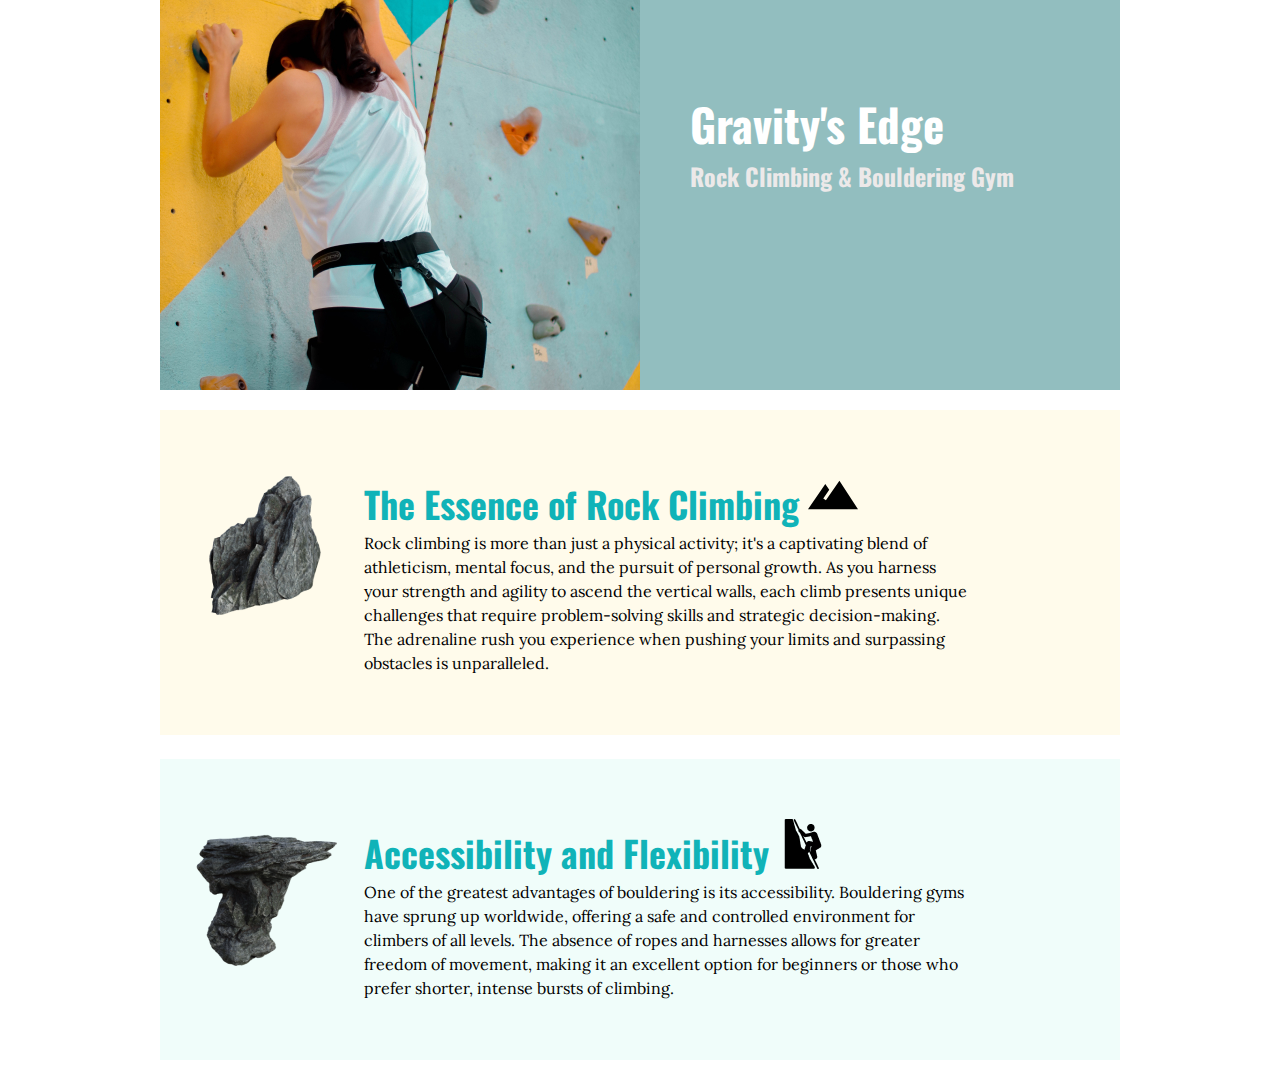
<file: gravitys-edge/index.html>
<!DOCTYPE html>
<html lang="en">
<head>
    <meta charset="UTF-8">
    <meta name="viewport" content="width=device-width, initial-scale=1.0">
    <title>Gravity's Edge</title>
    <link rel="preconnect" href="https://fonts.googleapis.com">
    <link rel="preconnect" href="https://fonts.gstatic.com" crossorigin>
    <link href="https://fonts.googleapis.com/css2?family=Lora:ital,wght@0,400..700;1,400..700&family=Oswald:wght@200..700&display=swap" rel="stylesheet">
    <link href="https://fonts.googleapis.com/css2?family=Oswald:wght@200..700&display=swap" rel="stylesheet">
    <link rel="stylesheet" href="css/reset.css">
    <link rel="stylesheet" href="css/styles.css">
</head>
<body>
    <div class="container">
        <header class="flex-container">
            <img src="img/climbing-woman-photo.jpg" alt="Climbing Woman Image">
            <div>
                <h1>Gravity's Edge</h1>
                <p>Rock Climbing & Bouldering Gym</p>
            </div>
        </header>
        <main>
            <section class="essence flex-container">
                <div><img src="img/essence-rock.png" alt="Essence Rock Image"></div>
                <div>
                    <h2>The Essence of Rock Climbing <img src="img/mountain-icon.svg" alt="Moutain Icon"></h2>
                    <p>Rock climbing is more than just a physical activity; it's a captivating blend of athleticism, mental focus, and the pursuit of personal growth. As you harness your strength and agility to ascend the vertical walls, each climb presents unique challenges that require problem-solving skills and strategic decision-making. The adrenaline rush you experience when pushing your limits and surpassing obstacles is unparalleled.</p>
                </div>           
            </section>
            <section class="boulder flex-container">
                <div><img src="img/boulder-rock.png" alt="Boulder Rock Image"></div>
                <div>
                    <h2>Accessibility and Flexibility <img src="img/climbing-icon.png" alt="Climbing Icon"></h2>
                    <p>One of the greatest advantages of bouldering is its accessibility. Bouldering gyms have sprung up worldwide, offering a safe and controlled environment for climbers of all levels. The absence of ropes and harnesses allows for greater freedom of movement, making it an excellent option for beginners or those who prefer shorter, intense bursts of climbing.</p>
                </div>
            </section>
        </main>
    </div>
</body>
</html>
</file>
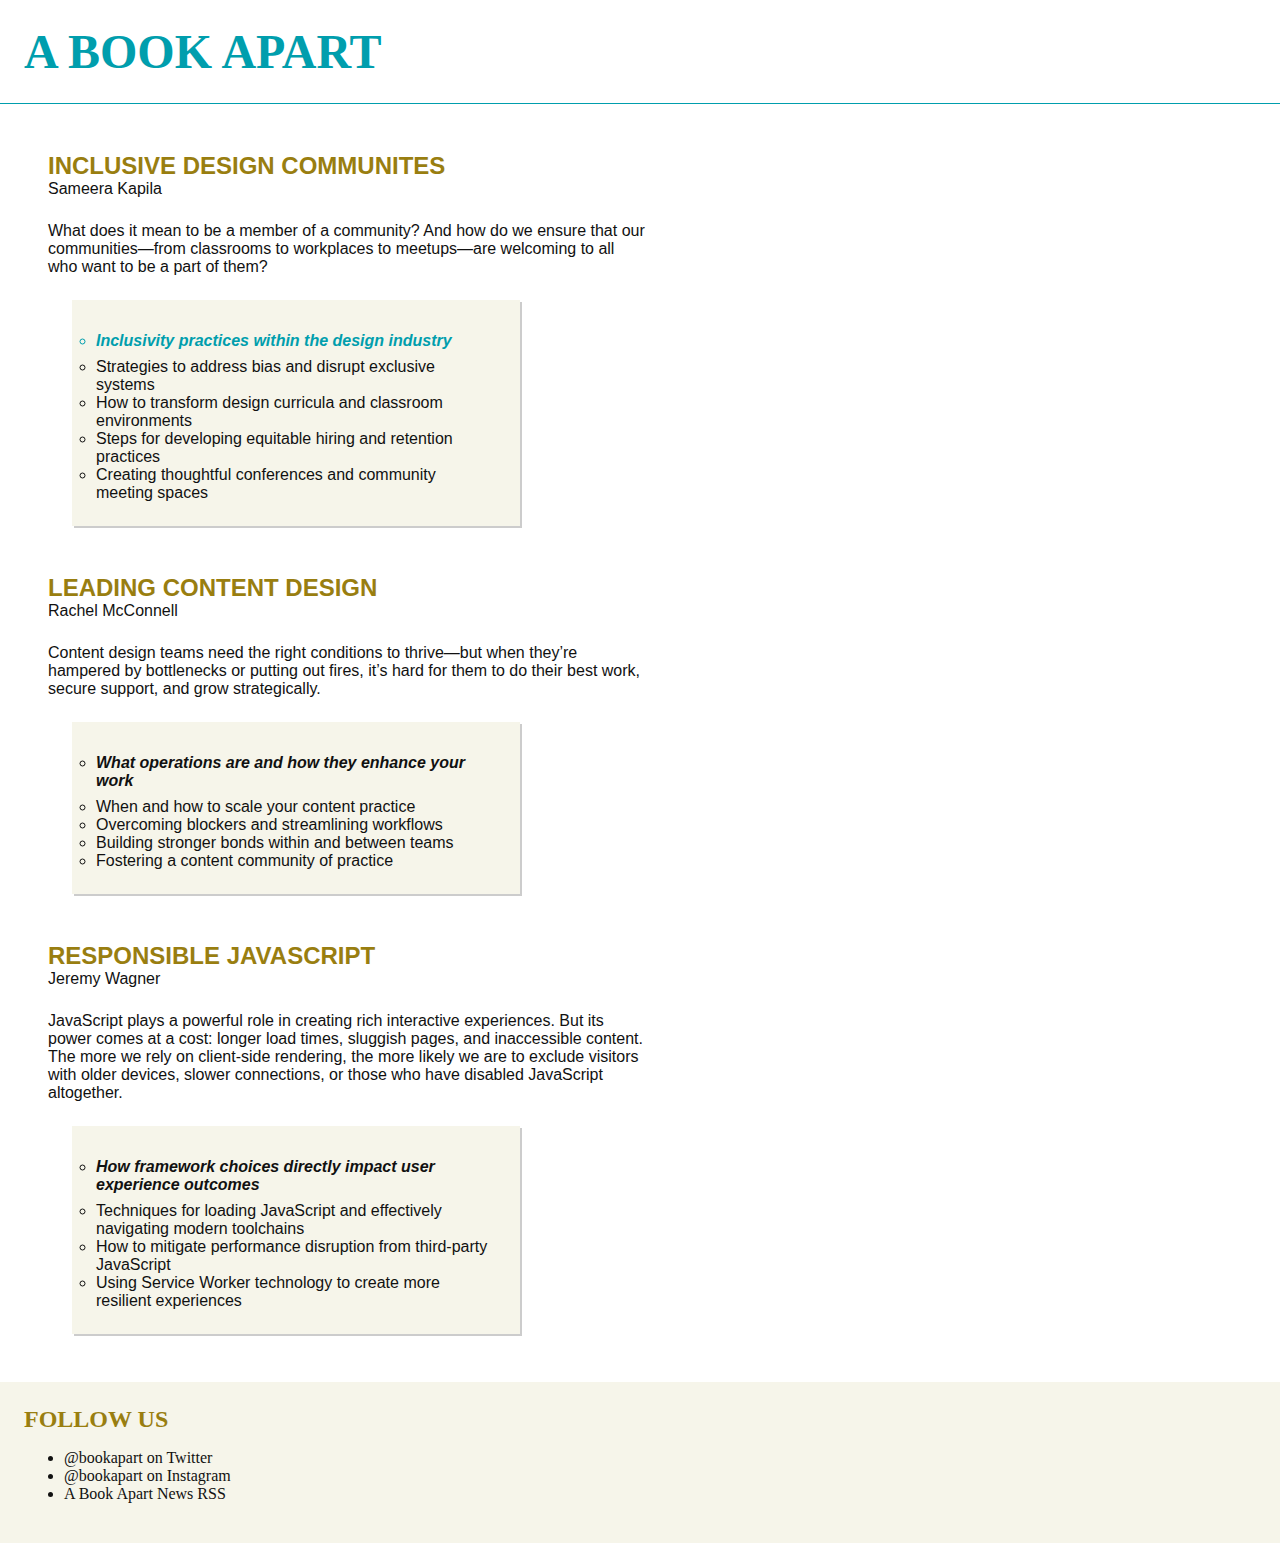
<file: lab-css-selectors/index.html>
<!DOCTYPE html>
<html lang="en">
<head>
    <meta charset="UTF-8">
    <meta http-equiv="X-UA-Compatible" content="IE=edge">
    <meta name="viewport" content="width=device-width, initial-scale=1.0">
    <title>A Book Apart</title>
    <link rel="stylesheet" href="css/styles.css">
</head>
<body>

    <header>
        <h1>A Book Apart</h1>
    </header>
    
    <main>
        <section>
            <h2>Inclusive Design Communites</h2>
            <p>Sameera Kapila</p> 
            <p>What does it mean to be a member of a community? And how do we ensure that our communities—from classrooms to workplaces to meetups—are welcoming to all who want to be a part of them?</p>
    
            <ul class="book-items">
                <li class="benefit featured">Inclusivity practices within the design industry</li>
                <li>Strategies to address bias and disrupt exclusive systems</li>
                <li>How to transform design curricula and classroom environments</li>
                <li>Steps for developing equitable hiring and retention practices</li>
                <li>Creating thoughtful conferences and community meeting spaces</li>
            </ul>
        </section>
    
        <section>
            <h2>Leading Content Design</h2>
            <p>Rachel McConnell</p>
            <p>Content design teams need the right conditions to thrive—but when they’re hampered by bottlenecks or putting out fires, it’s hard for them to do their best work, secure support, and grow strategically.</p>
    
            <ul class="book-items">
                <li class="benefit">What operations are and how they enhance your work</li>
                <li>When and how to scale your content practice</li>
                <li>Overcoming blockers and streamlining workflows</li>
                <li>Building stronger bonds within and between teams</li>
                <li>Fostering a content community of practice</li>
            </ul>
        </section>
    
        <section>
            <h2>Responsible JavaScript</h2>
            <p>Jeremy Wagner</p>
            <p>JavaScript plays a powerful role in creating rich interactive experiences. But its power comes at a cost: longer load times, sluggish pages, and inaccessible content. The more we rely on client-side rendering, the more likely we are to exclude visitors with older devices, slower connections, or those who have disabled JavaScript altogether.</p>
    
            <ul class="book-items">
                <li class="benefit">How framework choices directly impact user experience outcomes</li>
                <li>Techniques for loading JavaScript and effectively navigating modern toolchains</li>
                <li>How to mitigate performance disruption from third-party JavaScript </li>
                <li>Using Service Worker technology to create more resilient experiences</li>
            </ul>
        </section>
    </main>


    <footer>
        <h2>Follow Us</h2>
        <ul>
            <li>@bookapart on Twitter</li>
            <li>@bookapart on Instagram</li>
            <li>A Book Apart News RSS</li>
        </ul>
    </footer>
    
</body>
</html>
</file>
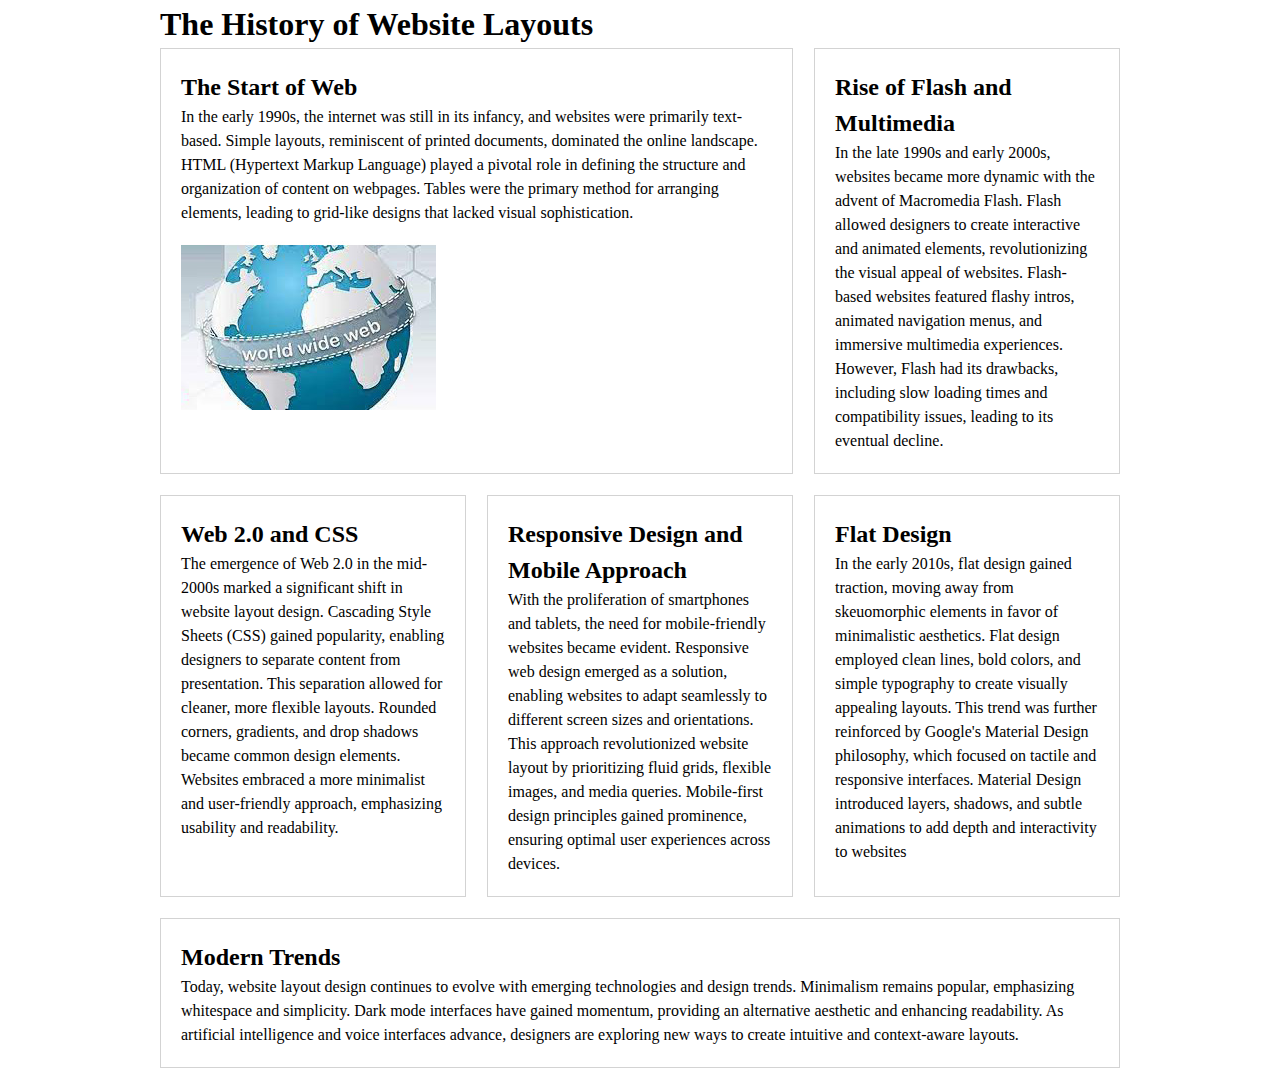
<file: lab-flexbox/index.html>
<!DOCTYPE html>
<html lang="en">
<head>
    <meta charset="UTF-8">
    <meta name="viewport" content="width=device-width, initial-scale=1.0">
    <title>The History of Website Layouts</title>
    <link rel="stylesheet" href="css/reset.css">
    <link rel="stylesheet" href="css/styles.css">
</head>
<body>
    <div class="container">
        <header>
            <h1>The History of Website Layouts</h1>
        </header>
        <main>
            <div class="flex-container">
                <section id="columm-first">
                    <h2>The Start of Web</h2>
                    <p>In the early 1990s, the internet was still in its infancy, and websites were primarily text-based. Simple layouts, reminiscent of printed documents, dominated the online landscape. HTML (Hypertext Markup Language) played a pivotal role in defining the structure and organization of content on webpages. Tables were the primary method for arranging elements, leading to grid-like designs that lacked visual sophistication.</p>
                    <img src="img/www.jpeg" alt="World Wide Web">
                </section>
                <section>
                    <h2>Rise of Flash and Multimedia</h2>
                    <p>In the late 1990s and early 2000s, websites became more dynamic with the advent of Macromedia Flash. Flash allowed designers to create interactive and animated elements, revolutionizing the visual appeal of websites. Flash-based websites featured flashy intros, animated navigation menus, and immersive multimedia experiences. However, Flash had its drawbacks, including slow loading times and compatibility issues, leading to its eventual decline.</p>
                </section>
                <section>
                    <h2>Web 2.0 and CSS</h2>
                    <p>The emergence of Web 2.0 in the mid-2000s marked a significant shift in website layout design. Cascading Style Sheets (CSS) gained popularity, enabling designers to separate content from presentation. This separation allowed for cleaner, more flexible layouts. Rounded corners, gradients, and drop shadows became common design elements. Websites embraced a more minimalist and user-friendly approach, emphasizing usability and readability.</p>
                </section>
                <section>
                    <h2>Responsive Design and Mobile Approach</h2>
                    <p>With the proliferation of smartphones and tablets, the need for mobile-friendly websites became evident. Responsive web design emerged as a solution, enabling websites to adapt seamlessly to different screen sizes and orientations. This approach revolutionized website layout by prioritizing fluid grids, flexible images, and media queries. Mobile-first design principles gained prominence, ensuring optimal user experiences across devices.</p>
                </section>
                <section>
                    <h2>Flat Design</h2>
                    <p>In the early 2010s, flat design gained traction, moving away from skeuomorphic elements in favor of minimalistic aesthetics. Flat design employed clean lines, bold colors, and simple typography to create visually appealing layouts. This trend was further reinforced by Google's Material Design philosophy, which focused on tactile and responsive interfaces. Material Design introduced layers, shadows, and subtle animations to add depth and interactivity to websites</p>
                </section>
                <section id="columm-last">
                    <h2>Modern Trends</h2>
                    <p>Today, website layout design continues to evolve with emerging technologies and design trends. Minimalism remains popular, emphasizing whitespace and simplicity. Dark mode interfaces have gained momentum, providing an alternative aesthetic and enhancing readability. As artificial intelligence and voice interfaces advance, designers are exploring new ways to create intuitive and context-aware layouts.</p>
                </section>
            </div>
        </main>
    </div>
</body>
</html>
</file>
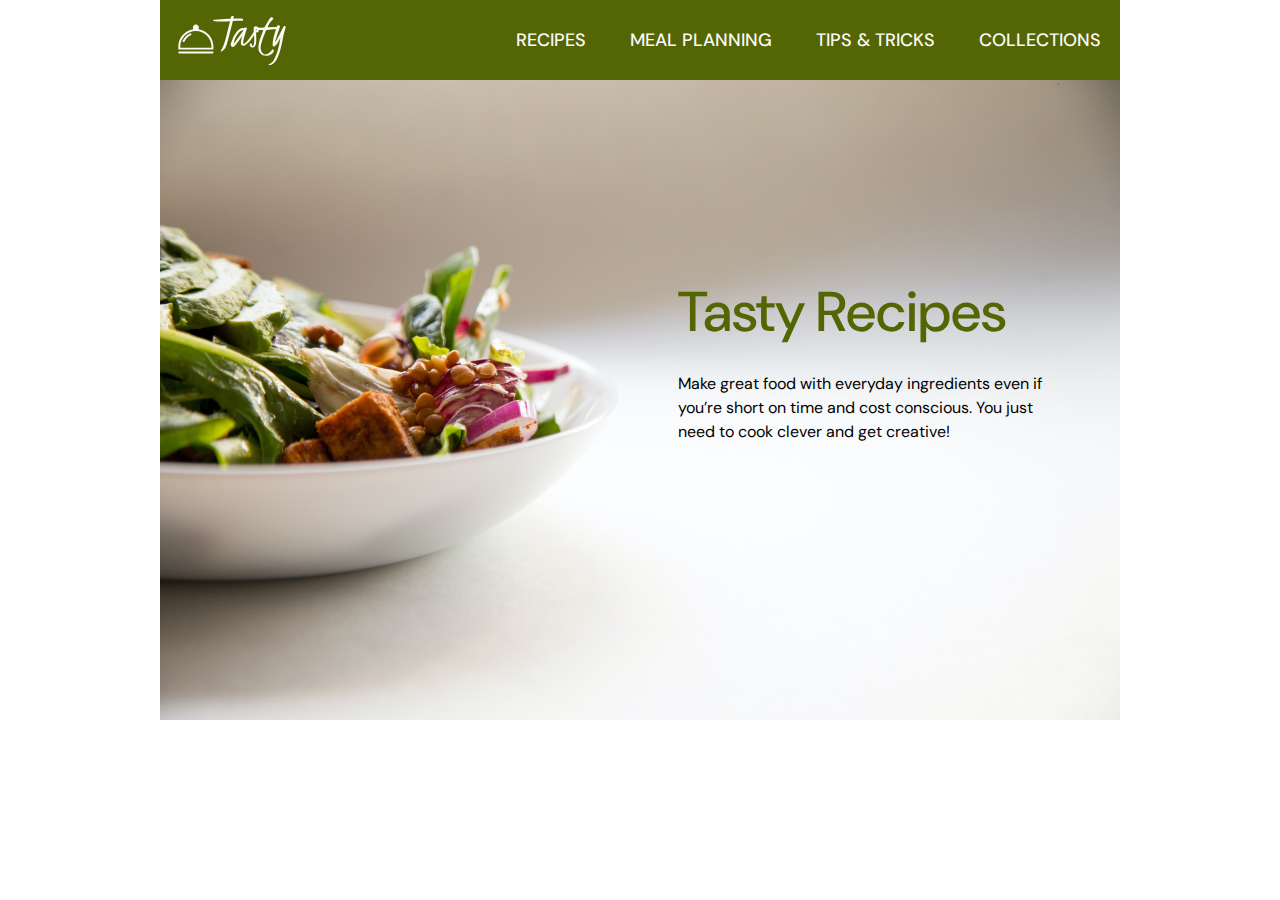
<file: lab-tasty/index.html>
<!DOCTYPE html>
<html lang="en">
<head>
    <meta charset="UTF-8">
    <meta name="viewport" content="width=device-width, initial-scale=1.0">
    <title>Tasty Recipes Homepage</title>
    <link rel="preconnect" href="https://fonts.googleapis.com">
    <link rel="preconnect" href="https://fonts.gstatic.com" crossorigin>
    <link href="https://fonts.googleapis.com/css2?family=DM+Sans:ital,opsz,wght@0,9..40,100..1000;1,9..40,100..1000&display=swap" rel="stylesheet">
    <link rel="stylesheet" href="css/reset.css">
    <link rel="stylesheet" href="css/styles.css">
</head>
<body>
    <div class="container">
        <header class="flex-container">
            <h1>
                <img src="img/logo.svg" alt="Logo Image">
            </h1>
            <nav>
                <ul class="flex-container">
                    <li><a href="#">Recipes</a></li>
                    <li><a href="#">Meal Planning</a></li>
                    <li><a href="#">Tips & Tricks</a></li>
                    <li><a href="#">Collections</a></li>
                </ul>
            </nav>
        </header>
        <main>
            <section>
                <h2>Tasty Recipes</h2>
                <p>Make great food with everyday ingredients even if you’re short on time and cost conscious. You just need to cook clever and get creative!</p>
            </section>
        </main>
    </div>
</body>
</html>
</file>
<file: gravitys-edge/css/styles.css>
body {
    font-size: 100%;
    font-family: 'Lora', sans-serif;
}

header p {
    color: #ECE9E9;
    font-size: 24px;
    font-weight: bold;
    font-family: 'Oswald', sans-serif;
}

header {
    background-color: #92BEBF;
    margin-bottom: 20px;
}

header div {
    padding: 90px 51px 194px 50px;
}

h1, h2 {
    font-family: "Oswald", sans-serif;
    font-weight: bold;
}

h1 {
    color: #FFF;
    font-size: 45px;
}

h2 {
    color: #10B3B8;
    font-size: 36px;
}

p {
    font-family: "Lora", serif;
}

.container {
    width: 960px;
    margin: 0 auto;
}

.flex-container {
    display: flex;
}

.essence {
    background-color: #FFFBEB;
    padding: 60px 152px 60px 30px;
    gap: 24px;
    margin-bottom: 24px;
}

.boulder {
    background-color: #F0FDFA;
    padding: 60px 152px 60px 30px;
    gap: 24px;
    margin-bottom: 24px;
}
</file>
<file: lab-css-selectors/css/styles.css>
/* COMP1017 - Web Design Fundamentals   */
/* (Lab 3) CSS Selectors                */
/* Student Name: Youfang Yao            */
/* Student ID: 200582794                */

/* This selector is for checking only */
body {
    background-color: #111;
}

body, h1, h2, p {
    /* m0px */
    margin: 0px;
    /* p0px */
    padding: 0px;
}

body {
    font-family: Georgia;
    /* c#111111 */
    color: #111111;
    /* bgc#ffffff */
    background-color: #ffffff;
}

header {
    /* p24px */
    padding: 24px;
    /* c#444444 */
    color: #444444;
    /* bdb1-s-#009ead */
    border-bottom: 1px solid #009ead;
}

h1 {
    /* fsz48 */
    font-size: 48px;
    /* ttu */
    text-transform: uppercase;
    /* c#009ead */
    color: #009ead;
}

h2 {
    /* ttu */
    text-transform: uppercase;
    /* c#997e10 */
    color: #997e10;
}

main p {
    /* mb24 */
    margin-bottom: 24px;
}

section {
    /* ffa */
    font-family: Arial, "Helvetica Neue", Helvetica, sans-serif;
    /* w600 */
    width: 600px;
    /* m48 */
    margin: 48px;
}

footer {
    /* p24 */
    padding: 24px;
    /* bgc#f6f5ea */
    background-color: #f6f5ea;
}

.book-items {
    /* lstc */
    list-style-type: circle;
    /* w400 */
    width: 400px;
    /* p24 */
    padding: 24px;
    
    box-shadow: 2px 2px #cccccc;
    /* bgc#f6f5ea */
    background-color: #f6f5ea;
    /* ml24 */
    margin-left: 24px;
}

.benefit {
    /* pt8 */
    padding-top: 8px;
    /* pb8 */
    padding-bottom: 8px;
    /* fwb */
    font-weight: bold;
    /* fsi */
    font-style: italic;
}

.featured {
    /* c#009ead */
    color: #009ead;
}
</file>
<file: lab-flexbox/css/styles.css>
.container {
    width: 960px;
    margin: 0 auto;
}

.flex-container {
    display: flex;
    flex-wrap: wrap;
    gap: 21px;
}

.flex-container>section {
    border: 1px solid lightgray;
    padding: 20px;
    /* (960 - 2*21 - 6*1 - 6*20) / 3 = 264 */
    width: 264px;
}

#columm-first {
    /* (960 - 21 - 4*20 - 4*1) - 264 = 591 */
    width: 591px;
}

#columm-last {
    /* (960 - 2*20 - 2*1) = 938 */
    width: 938px;
}
</file>
<file: lab-tasty/css/styles.css>
.container {
    width: 960px;
    margin: 0 auto;
    font-family: "DM Sans", sans-serif;
    font-size: 16px;
    color: #000;
}

.flex-container {
    display: flex;
}

header {
    background-color: #546603;
    align-items: center;
    padding: 9px 16px;
}

h1 {
    margin-right: 229px;
    line-height: 1;
}

ul.flex-container {
    display: flex;
    gap: 44px;
}

header a {
    text-decoration: none;
    text-transform: uppercase;
    color: #FAF9F6;
    font-size: 18px;
    font-weight: 500;
}

header a:hover {
    text-decoration: none;
    text-transform: uppercase;
    color: #403C02;
    background-color: #D5D5D7;
}

main {
    background: url(../img/main-bg.jpg) #fff no-repeat;
}

h2 {
    font-family: "DM Sans", sans-serif;
    color: #546603;
    font-size: 56px;
    font-weight: 500;
}

main>section {
    padding: 190px 77px 258px 518px;
}
main>section>p {
    padding: 18px 0;
}
</file>
